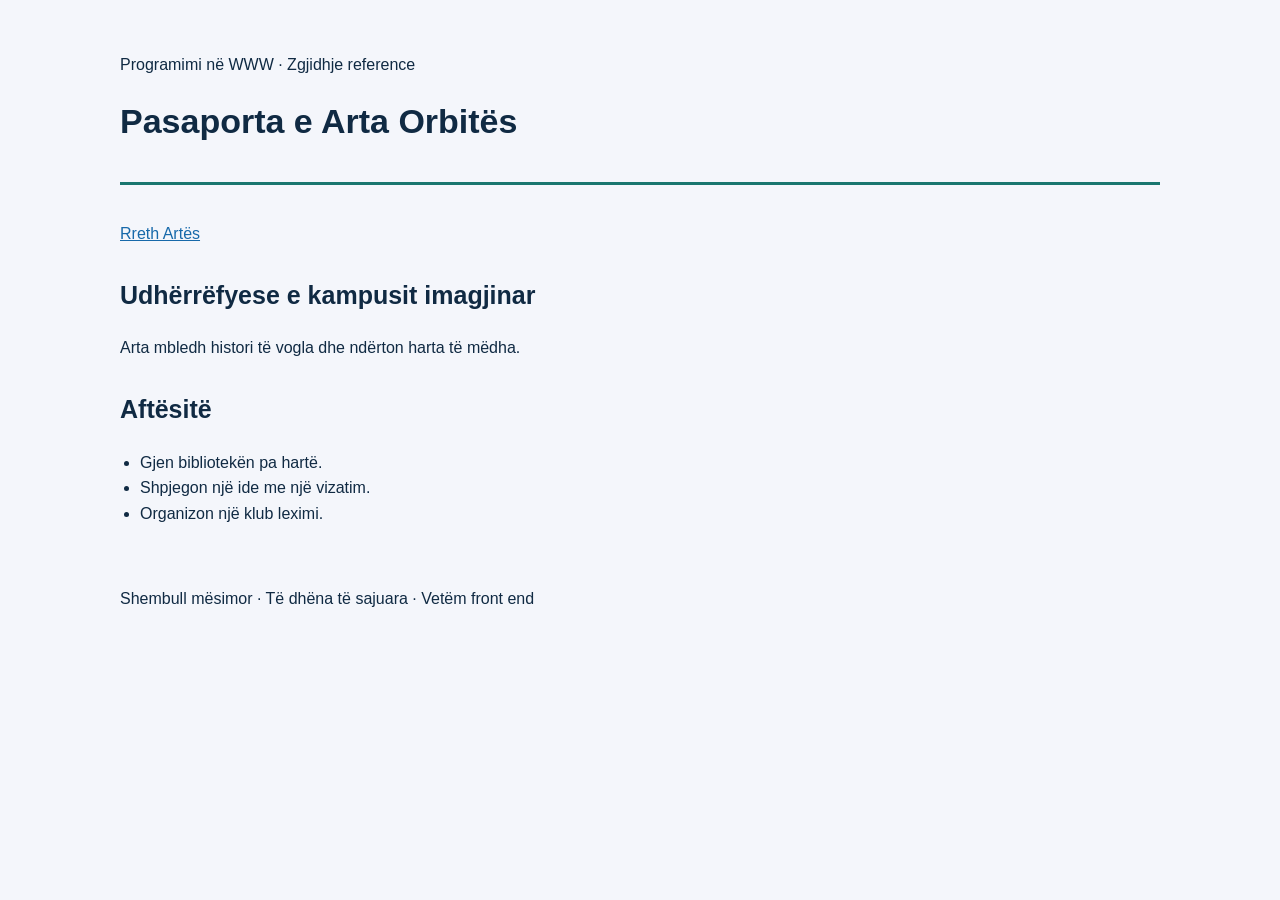
<file: JavaI/index.html>
<!DOCTYPE html>
<html lang="sq">
<head>
    <meta charset="UTF-8">
    <meta name="viewport" content="width=device-width, initial-scale=1.0">
    <title>Pasaporta e Arta Orbitës</title>
    <link rel="stylesheet" href="style.css">
</head>
<body>

    <p>Programimi në WWW · Zgjidhje reference</p>

    <h1>Pasaporta e Arta Orbitës</h1>

    <p>
        <a href="rreth.html">Rreth Artës</a>
    </p>

    <h2>Udhërrëfyese e kampusit imagjinar</h2>

    <p>
        Arta mbledh histori të vogla dhe ndërton harta të mëdha.
    </p>

    <h2>Aftësitë</h2>

    <ul>
        <li>Gjen bibliotekën pa hartë.</li>
        <li>Shpjegon një ide me një vizatim.</li>
        <li>Organizon një klub leximi.</li>
    </ul>

    <p>
        Shembull mësimor · Të dhëna të sajuara · Vetëm front end
    </p>

</body>
</html>
</file>
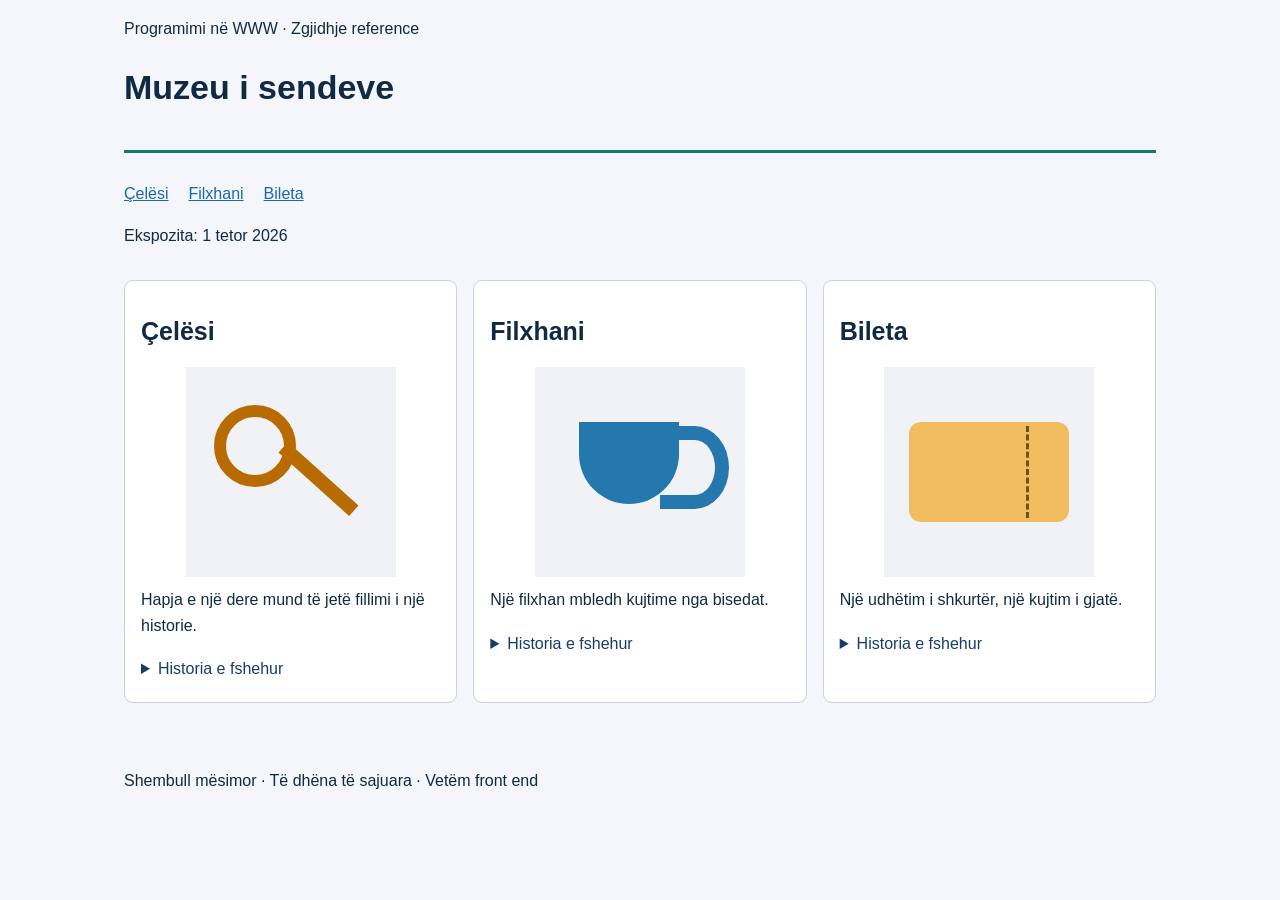
<file: JavaII/index.html>
<!DOCTYPE html>
<html lang="sq">
<head>
    <meta charset="UTF-8">
    <meta name="viewport" content="width=device-width, initial-scale=1.0">
    <title>Muzeu i sendeve</title>
    <link rel="stylesheet" href="style.css">
</head>
<body>

    <p>Programimi në WWW · Zgjidhje reference</p>

    <h1>Muzeu i sendeve</h1>

    <nav>
        <a href="#celesi">Çelësi</a>
        <a href="#filxhani">Filxhani</a>
        <a href="#bileta">Bileta</a>
    </nav>

    <p>Ekspozita: 1 tetor 2026</p>

    <main>

        <section class="card" id="celesi">
            <h2>Çelësi</h2>

            <div class="object key">
                <div class="key-circle"></div>
                <div class="key-line"></div>
            </div>

            <p>Hapja e një dere mund të jetë fillimi i një historie.</p>

            <details>
                <summary>Historia e fshehur</summary>
                <p>Ky çelës ruan kujtimin e një vendi të vjetër.</p>
            </details>
        </section>

        <section class="card" id="filxhani">
            <h2>Filxhani</h2>

            <div class="object cup">
                <div class="cup-body"></div>
                <div class="cup-handle"></div>
            </div>

            <p>Një filxhan mbledh kujtime nga bisedat.</p>

            <details>
                <summary>Historia e fshehur</summary>
                <p>Ky filxhan ka qenë pjesë e shumë mëngjeseve.</p>
            </details>
        </section>

        <section class="card" id="bileta">
            <h2>Bileta</h2>

            <div class="object ticket">
                <div class="ticket-shape"></div>
            </div>

            <p>Një udhëtim i shkurtër, një kujtim i gjatë.</p>

            <details>
                <summary>Historia e fshehur</summary>
                <p>Kjo biletë ruan kujtimin e një udhëtimi të veçantë.</p>
            </details>
        </section>

    </main>

    <p class="footer">
        Shembull mësimor · Të dhëna të sajuara · Vetëm front end
    </p>

</body>
</html>
</file>
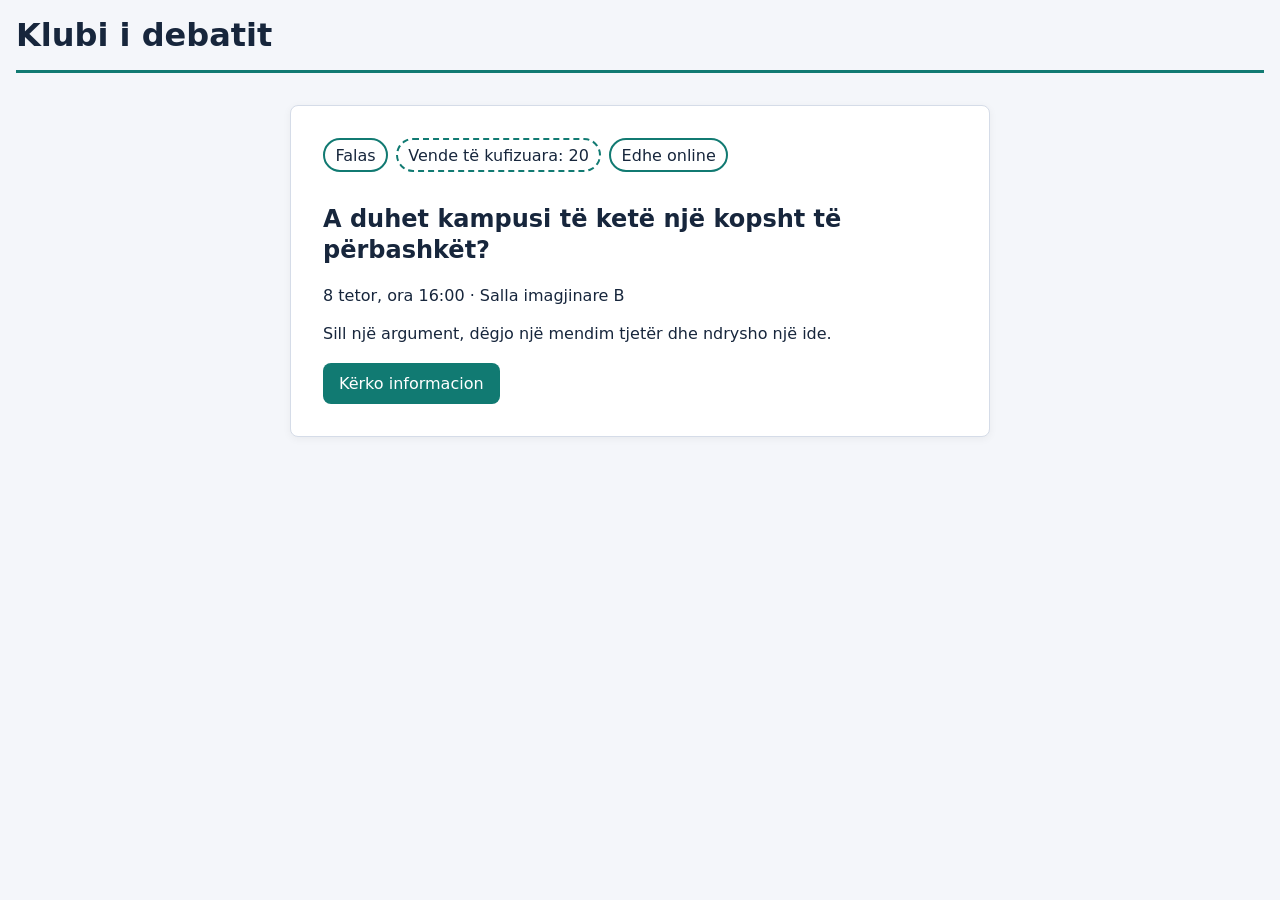
<file: JavaIII/index.html>
<!doctype html>
<html lang="sq">
<head>
  <meta charset="utf-8">
  <meta name="viewport" content="width=device-width, initial-scale=1">
  <title>Klubi i debatit</title>

  <link rel="stylesheet" href="style.css">
  <link rel="stylesheet" href="gabime.css">
</head>

<body>

  <header>
    <h1>Klubi i debatit</h1>
  </header>

  <main>
    <article id="poster" class="poster">

      <div class="tags">
        <span class="tag tag-free">Falas</span>
        <span class="tag tag-limited">Vende të kufizuara: 20</span>
        <span class="tag tag-online">Edhe online</span>
      </div>

      <h2>A duhet kampusi të ketë një kopsht të përbashkët?</h2>

      <p class="event-info">
        8 tetor, ora 16:00 · Salla imagjinare B
      </p>

      <p class="description">
        Sill një argument, dëgjo një mendim tjetër dhe ndrysho një ide.
      </p>

      <a class="register-link" href="https://example.com">
        Kërko informacion
      </a>

    </article>
  </main>

</body>
</html>
</file>
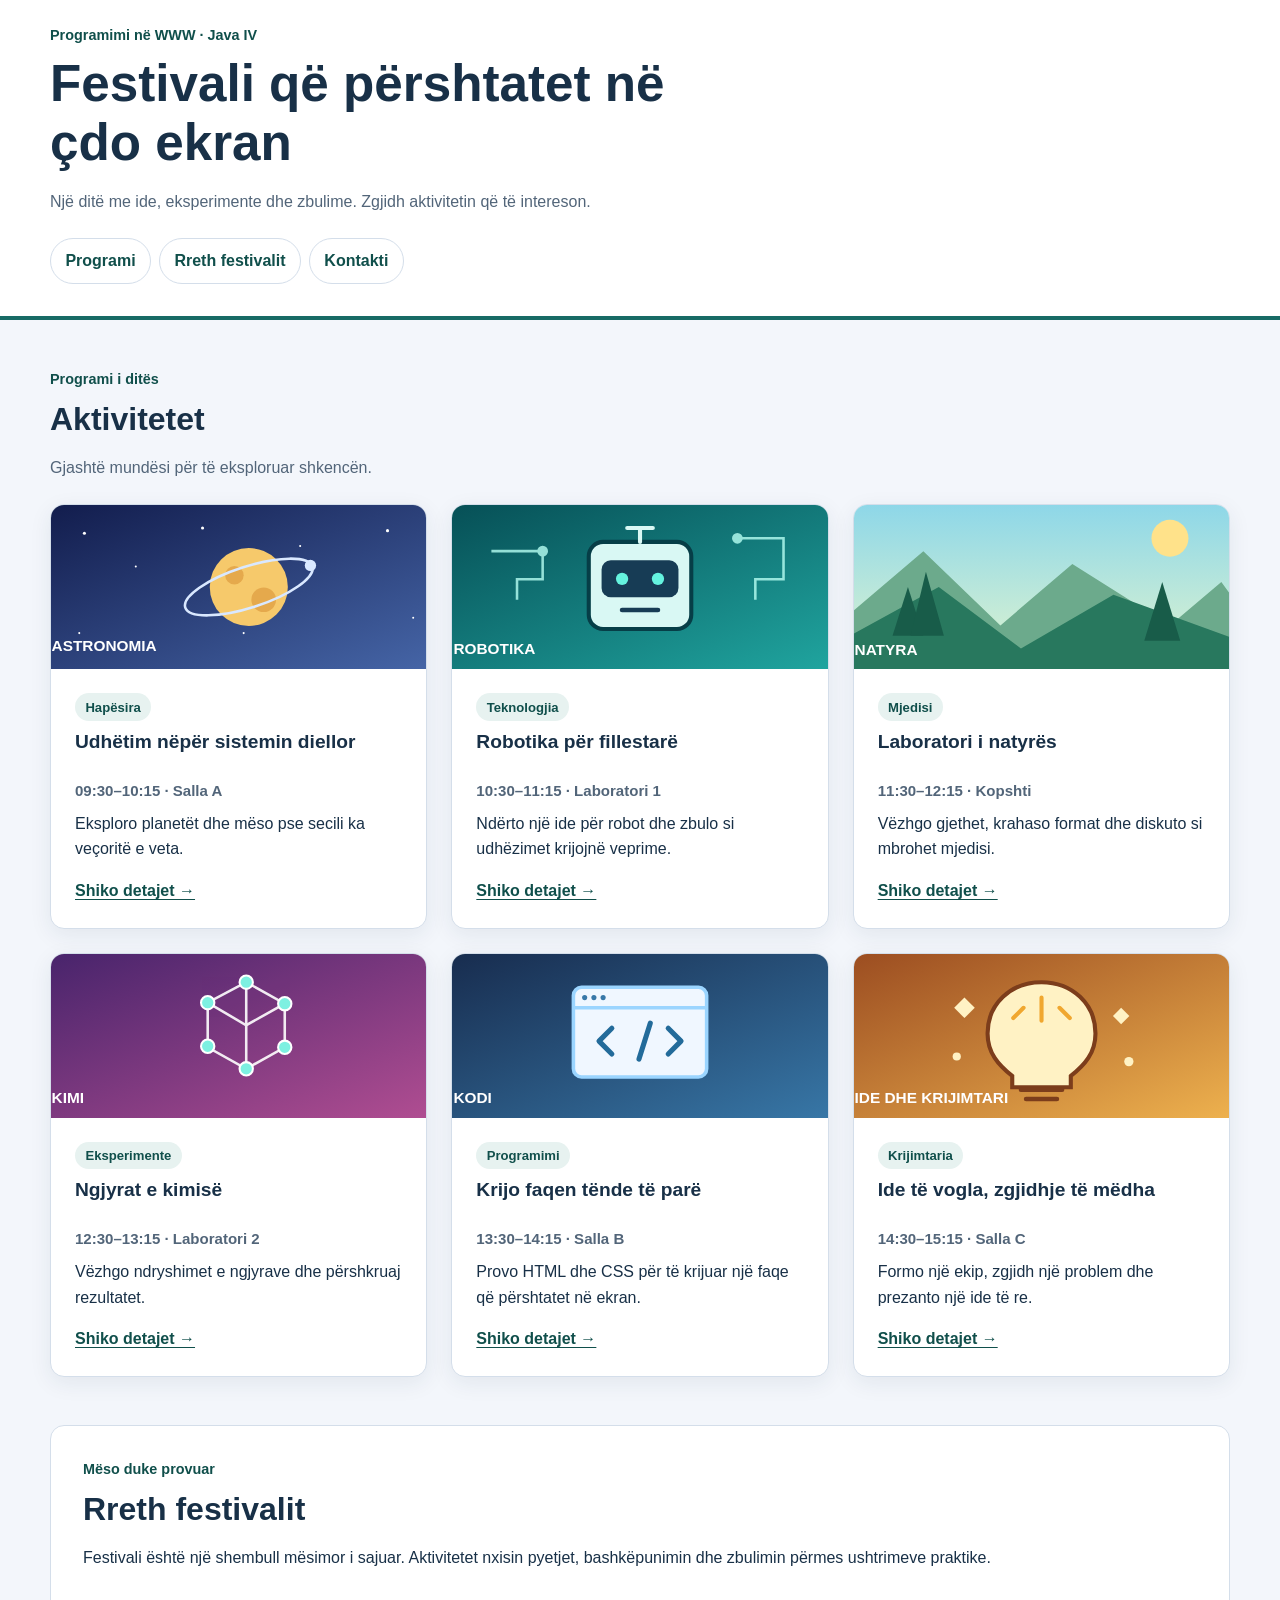
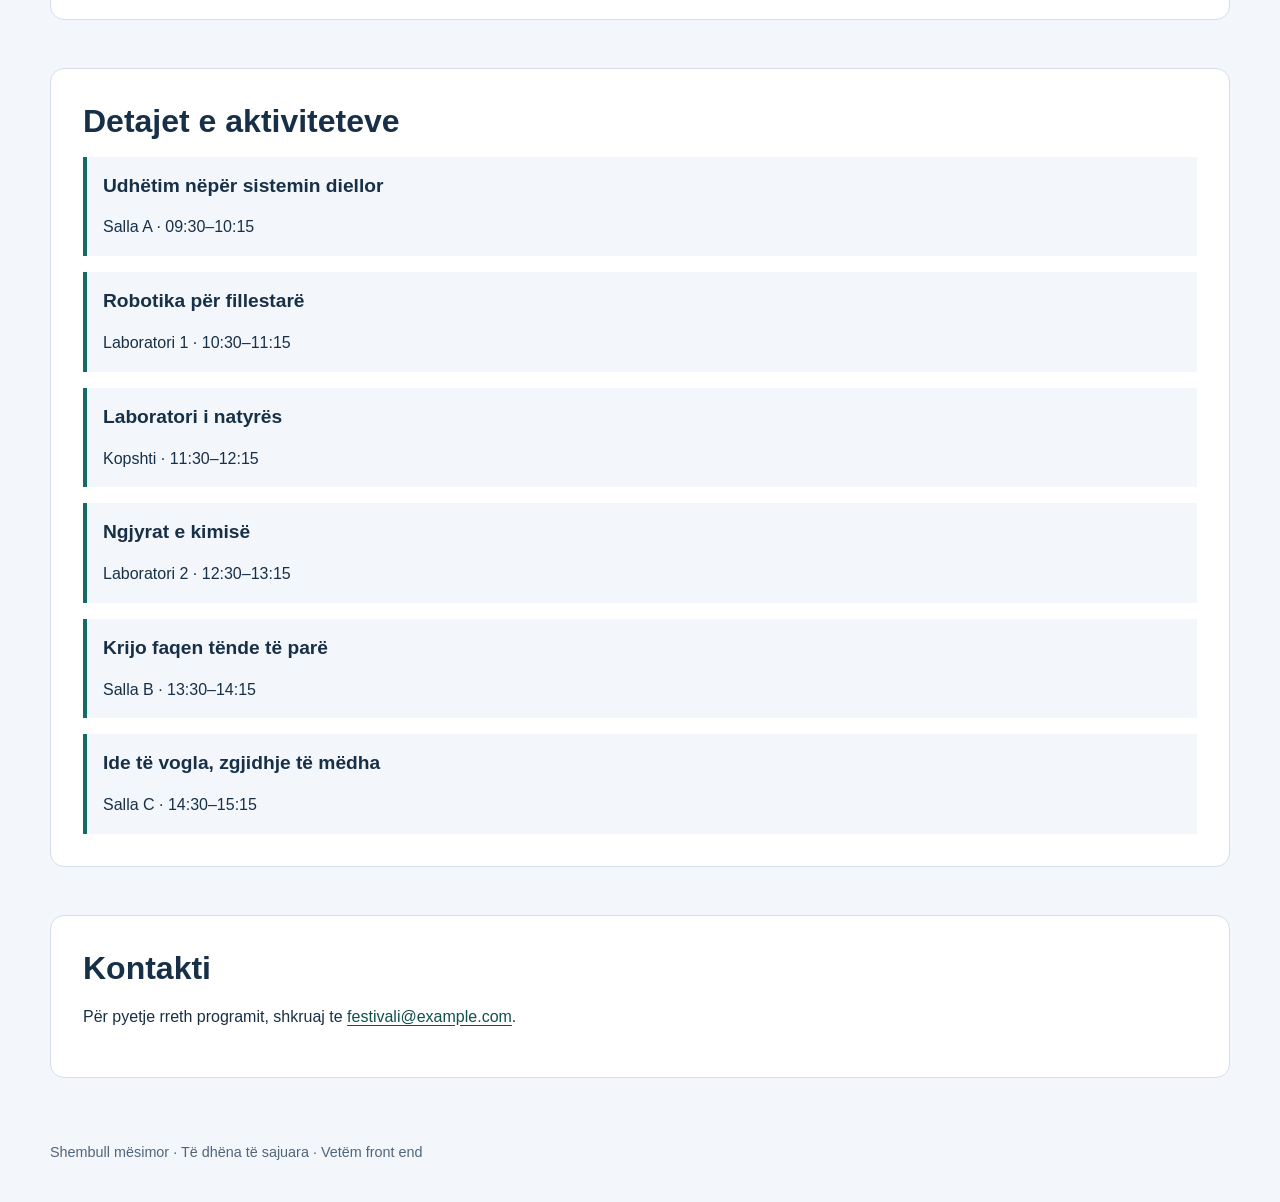
<file: JavaIV/index.html>
<!doctype html>
<html lang="sq">
<head>
  <meta charset="UTF-8">
  <meta name="viewport" content="width=device-width, initial-scale=1">
  <meta name="description" content="Programi i festivalit shkencor për çdo ekran.">
  <title>Festivali që përshtatet në çdo ekran</title>
  <link rel="stylesheet" href="style.css">
</head>
<body>
  <a class="skip" href="#main">Kalo te përmbajtja</a>

  <header class="site-header">
    <div class="header-inner">
      <p class="eyebrow">Programimi në WWW · Java IV</p>
      <h1>Festivali që përshtatet në çdo ekran</h1>
      <p class="intro">
        Një ditë me ide, eksperimente dhe zbulime.
        Zgjidh aktivitetin që të intereson.
      </p>

      <nav class="main-nav" aria-label="Navigimi kryesor">
        <a href="#programi">Programi</a>
        <a href="#rreth-festivalit">Rreth festivalit</a>
        <a href="#kontakt">Kontakti</a>
      </nav>
    </div>
  </header>

  <main id="main" class="page-content">
    <section id="programi" aria-labelledby="program-title">
      <div class="section-heading">
        <p class="eyebrow">Programi i ditës</p>
        <h2 id="program-title">Aktivitetet</h2>
        <p>Gjashtë mundësi për të eksploruar shkencën.</p>
      </div>

      <div class="event-grid">
        <article class="event-card">
          <img class="event-image" src="assets/astronomia.svg"
               alt="Ilustrim i një planeti dhe yjeve">
          <div class="card-content">
            <p class="category">Hapësira</p>
            <h3>Udhëtim nëpër sistemin diellor</h3>
            <p class="schedule">09:30–10:15 · Salla A</p>
            <p>Eksploro planetët dhe mëso pse secili ka veçoritë e veta.</p>
            <a class="details-link" href="#detaje-astronomia">Shiko detajet →</a>
          </div>
        </article>

        <article class="event-card">
          <img class="event-image" src="assets/robotika.svg"
               alt="Ilustrim i një roboti">
          <div class="card-content">
            <p class="category">Teknologjia</p>
            <h3>Robotika për fillestarë</h3>
            <p class="schedule">10:30–11:15 · Laboratori 1</p>
            <p>Ndërto një ide për robot dhe zbulo si udhëzimet krijojnë veprime.</p>
            <a class="details-link" href="#detaje-robotika">Shiko detajet →</a>
          </div>
        </article>

        <article class="event-card">
          <img class="event-image" src="assets/natyra.svg"
               alt="Ilustrim i një bime dhe gjethesh">
          <div class="card-content">
            <p class="category">Mjedisi</p>
            <h3>Laboratori i natyrës</h3>
            <p class="schedule">11:30–12:15 · Kopshti</p>
            <p>Vëzhgo gjethet, krahaso format dhe diskuto si mbrohet mjedisi.</p>
            <a class="details-link" href="#detaje-natyra">Shiko detajet →</a>
          </div>
        </article>

        <article class="event-card">
          <img class="event-image" src="assets/kimi.svg"
               alt="Ilustrim i epruvetave laboratorike">
          <div class="card-content">
            <p class="category">Eksperimente</p>
            <h3>Ngjyrat e kimisë</h3>
            <p class="schedule">12:30–13:15 · Laboratori 2</p>
            <p>Vëzhgo ndryshimet e ngjyrave dhe përshkruaj rezultatet.</p>
            <a class="details-link" href="#detaje-kimi">Shiko detajet →</a>
          </div>
        </article>

        <article class="event-card">
          <img class="event-image" src="assets/kodi.svg"
               alt="Ilustrim i një ekrani me simbole kodi">
          <div class="card-content">
            <p class="category">Programimi</p>
            <h3>Krijo faqen tënde të parë</h3>
            <p class="schedule">13:30–14:15 · Salla B</p>
            <p>Provo HTML dhe CSS për të krijuar një faqe që përshtatet në ekran.</p>
            <a class="details-link" href="#detaje-kodi">Shiko detajet →</a>
          </div>
        </article>

        <article class="event-card">
          <img class="event-image" src="assets/ide.svg"
               alt="Ilustrim i një llambe që simbolizon idetë">
          <div class="card-content">
            <p class="category">Krijimtaria</p>
            <h3>Ide të vogla, zgjidhje të mëdha</h3>
            <p class="schedule">14:30–15:15 · Salla C</p>
            <p>Formo një ekip, zgjidh një problem dhe prezanto një ide të re.</p>
            <a class="details-link" href="#detaje-ide">Shiko detajet →</a>
          </div>
        </article>
      </div>
    </section>

    <section id="rreth-festivalit" class="info-section">
      <p class="eyebrow">Mëso duke provuar</p>
      <h2>Rreth festivalit</h2>
      <p>
        Festivali është një shembull mësimor i sajuar.
        Aktivitetet nxisin pyetjet, bashkëpunimin dhe zbulimin
        përmes ushtrimeve praktike.
      </p>
    </section>

    <section class="info-section" aria-labelledby="details-title">
      <h2 id="details-title">Detajet e aktiviteteve</h2>

      <div class="details-list">
        <article id="detaje-astronomia">
          <h3>Udhëtim nëpër sistemin diellor</h3>
          <p>Salla A · 09:30–10:15</p>
        </article>
        <article id="detaje-robotika">
          <h3>Robotika për fillestarë</h3>
          <p>Laboratori 1 · 10:30–11:15</p>
        </article>
        <article id="detaje-natyra">
          <h3>Laboratori i natyrës</h3>
          <p>Kopshti · 11:30–12:15</p>
        </article>
        <article id="detaje-kimi">
          <h3>Ngjyrat e kimisë</h3>
          <p>Laboratori 2 · 12:30–13:15</p>
        </article>
        <article id="detaje-kodi">
          <h3>Krijo faqen tënde të parë</h3>
          <p>Salla B · 13:30–14:15</p>
        </article>
        <article id="detaje-ide">
          <h3>Ide të vogla, zgjidhje të mëdha</h3>
          <p>Salla C · 14:30–15:15</p>
        </article>
      </div>
    </section>

    <section id="kontakt" class="info-section">
      <h2>Kontakti</h2>
      <p>
        Për pyetje rreth programit, shkruaj te
        <a href="mailto:festivali@example.com">festivali@example.com</a>.
      </p>
    </section>
  </main>

  <footer class="site-footer">
    <p>Shembull mësimor · Të dhëna të sajuara · Vetëm front end</p>
  </footer>
</body>
</html>
</file>
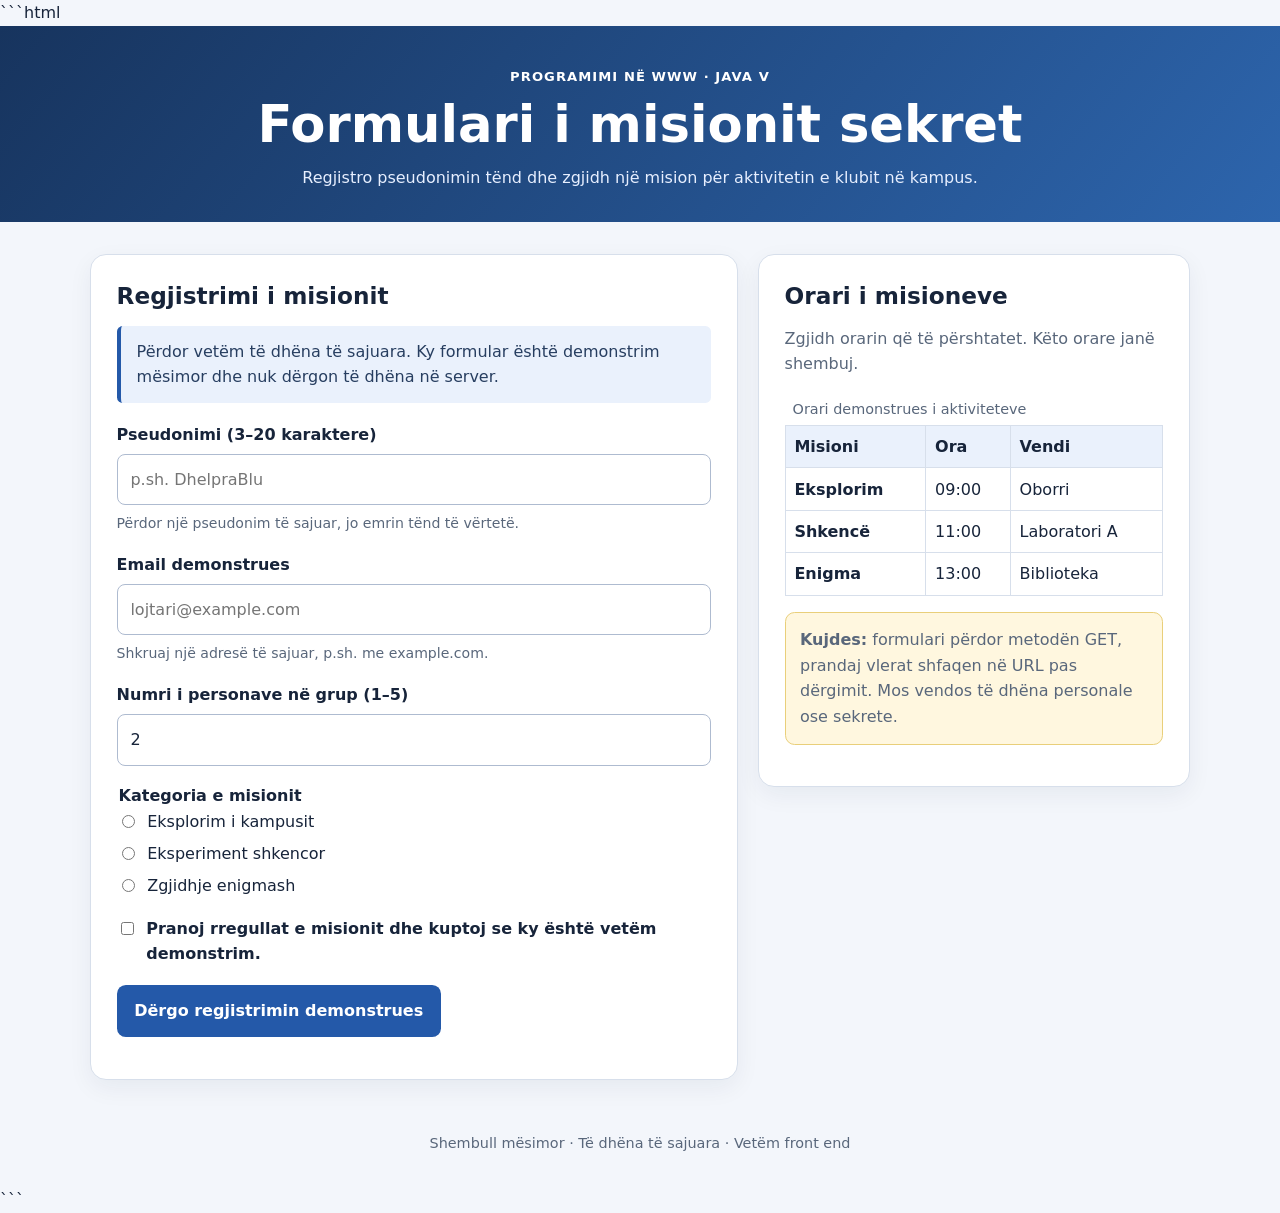
<file: JavaV/index.html>
```html
<!doctype html>
<html lang="sq">
<head>
  <meta charset="UTF-8">
  <meta name="viewport" content="width=device-width, initial-scale=1">
  <title>Formulari i misionit sekret</title>
  <link rel="stylesheet" href="style.css">
</head>
<body>
  <a class="skip" href="#main">Kalo te përmbajtja</a>

  <header class="site-header">
    <p class="eyebrow">Programimi në WWW · Java V</p>
    <h1>Formulari i misionit sekret</h1>
    <p class="intro">
      Regjistro pseudonimin tënd dhe zgjidh një mision
      për aktivitetin e klubit në kampus.
    </p>
  </header>

  <main id="main" class="layout">
    <section class="panel" aria-labelledby="form-title">
      <h2 id="form-title">Regjistrimi i misionit</h2>

      <p class="note">
        Përdor vetëm të dhëna të sajuara. Ky formular është
        demonstrim mësimor dhe nuk dërgon të dhëna në server.
      </p>

      <form action="pranuar.html" method="get">
        <div class="field">
          <label for="pseudonimi">
            Pseudonimi (3–20 karaktere)
          </label>
          <input
            id="pseudonimi"
            name="pseudonimi"
            type="text"
            minlength="3"
            maxlength="20"
            required
            autocomplete="off"
            placeholder="p.sh. DhelpraBlu"
          >
          <small>
            Përdor një pseudonim të sajuar, jo emrin tënd të vërtetë.
          </small>
        </div>

        <div class="field">
          <label for="email">Email demonstrues</label>
          <input
            id="email"
            name="email"
            type="email"
            required
            autocomplete="off"
            placeholder="lojtari@example.com"
          >
          <small>
            Shkruaj një adresë të sajuar, p.sh. me example.com.
          </small>
        </div>

        <div class="field">
          <label for="grupi">
            Numri i personave në grup (1–5)
          </label>
          <input
            id="grupi"
            name="grupi"
            type="number"
            min="1"
            max="5"
            step="1"
            required
            value="2"
          >
        </div>

        <fieldset class="field">
          <legend>Kategoria e misionit</legend>

          <label class="choice">
            <input
              type="radio"
              name="kategoria"
              value="Eksplorim"
              required
            >
            Eksplorim i kampusit
          </label>

          <label class="choice">
            <input
              type="radio"
              name="kategoria"
              value="Shkencë"
            >
            Eksperiment shkencor
          </label>

          <label class="choice">
            <input
              type="radio"
              name="kategoria"
              value="Enigma"
            >
            Zgjidhje enigmash
          </label>
        </fieldset>

        <div class="field">
          <label class="choice rules">
            <input
              type="checkbox"
              name="rregullat"
              value="pranuar"
              required
            >
            Pranoj rregullat e misionit dhe kuptoj se ky
            është vetëm demonstrim.
          </label>
        </div>

        <button type="submit">
          Dërgo regjistrimin demonstrues
        </button>
      </form>
    </section>

    <aside class="panel schedule" aria-labelledby="schedule-title">
      <h2 id="schedule-title">Orari i misioneve</h2>
      <p>Zgjidh orarin që të përshtatet. Këto orare janë shembuj.</p>

      <table>
        <caption>Orari demonstrues i aktiviteteve</caption>
        <thead>
          <tr>
            <th scope="col">Misioni</th>
            <th scope="col">Ora</th>
            <th scope="col">Vendi</th>
          </tr>
        </thead>
        <tbody>
          <tr>
            <th scope="row">Eksplorim</th>
            <td>09:00</td>
            <td>Oborri</td>
          </tr>
          <tr>
            <th scope="row">Shkencë</th>
            <td>11:00</td>
            <td>Laboratori A</td>
          </tr>
          <tr>
            <th scope="row">Enigma</th>
            <td>13:00</td>
            <td>Biblioteka</td>
          </tr>
        </tbody>
      </table>

      <p class="privacy">
        <strong>Kujdes:</strong> formulari përdor metodën GET,
        prandaj vlerat shfaqen në URL pas dërgimit.
        Mos vendos të dhëna personale ose sekrete.
      </p>
    </aside>
  </main>

  <footer>
    Shembull mësimor · Të dhëna të sajuara · Vetëm front end
  </footer>
</body>
</html>
```
</file>
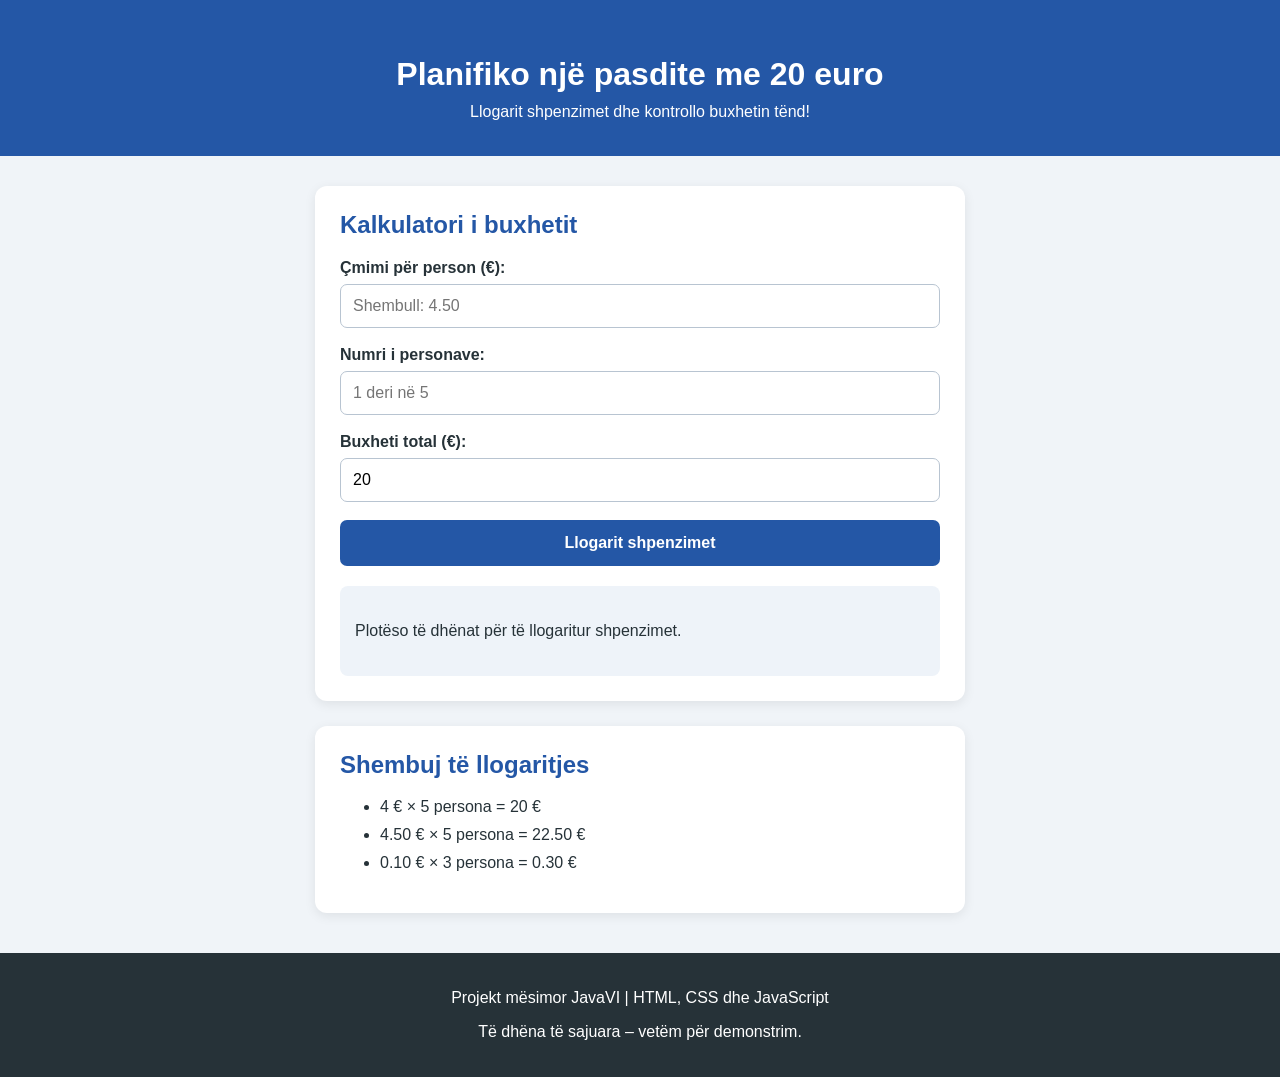
<file: JavaVI/index.html>
<!DOCTYPE html>
<html lang="sq">
<head>
    <meta charset="UTF-8">
    <meta name="viewport" content="width=device-width, initial-scale=1.0">
    <title>Planifiko një pasdite me 20 euro</title>
    <link rel="stylesheet" href="style.css">
    <script type="module" src="logjika.js"></script>
</head>
<body>

    <header>
        <h1>Planifiko një pasdite me 20 euro</h1>
        <p>Llogarit shpenzimet dhe kontrollo buxhetin tënd!</p>
    </header>

    <main>
        <section class="kalkulatori">
            <h2>Kalkulatori i buxhetit</h2>

            <form id="forma">
                <div class="fusha">
                    <label for="cmimi">Çmimi për person (€):</label>
                    <input
                        type="number"
                        id="cmimi"
                        min="0"
                        step="any"
                        placeholder="Shembull: 4.50"
                        required
                    >
                </div>

                <div class="fusha">
                    <label for="persona">Numri i personave:</label>
                    <input
                        type="number"
                        id="persona"
                        min="1"
                        max="5"
                        step="1"
                        placeholder="1 deri në 5"
                        required
                    >
                </div>

                <div class="fusha">
                    <label for="buxheti">Buxheti total (€):</label>
                    <input
                        type="number"
                        id="buxheti"
                        min="0"
                        step="any"
                        value="20"
                        required
                    >
                </div>

                <button type="submit">Llogarit shpenzimet</button>
            </form>

            <div id="rezultati" class="rezultati" aria-live="polite">
                <p>Plotëso të dhënat për të llogaritur shpenzimet.</p>
            </div>
        </section>

        <section class="shembuj">
            <h2>Shembuj të llogaritjes</h2>

            <ul>
                <li>4 € × 5 persona = 20 €</li>
                <li>4.50 € × 5 persona = 22.50 €</li>
                <li>0.10 € × 3 persona = 0.30 €</li>
            </ul>
        </section>
    </main>

    <footer>
        <p>Projekt mësimor JavaVI | HTML, CSS dhe JavaScript</p>
        <p>Të dhëna të sajuara – vetëm për demonstrim.</p>
    </footer>

</body>
</html>
</file>
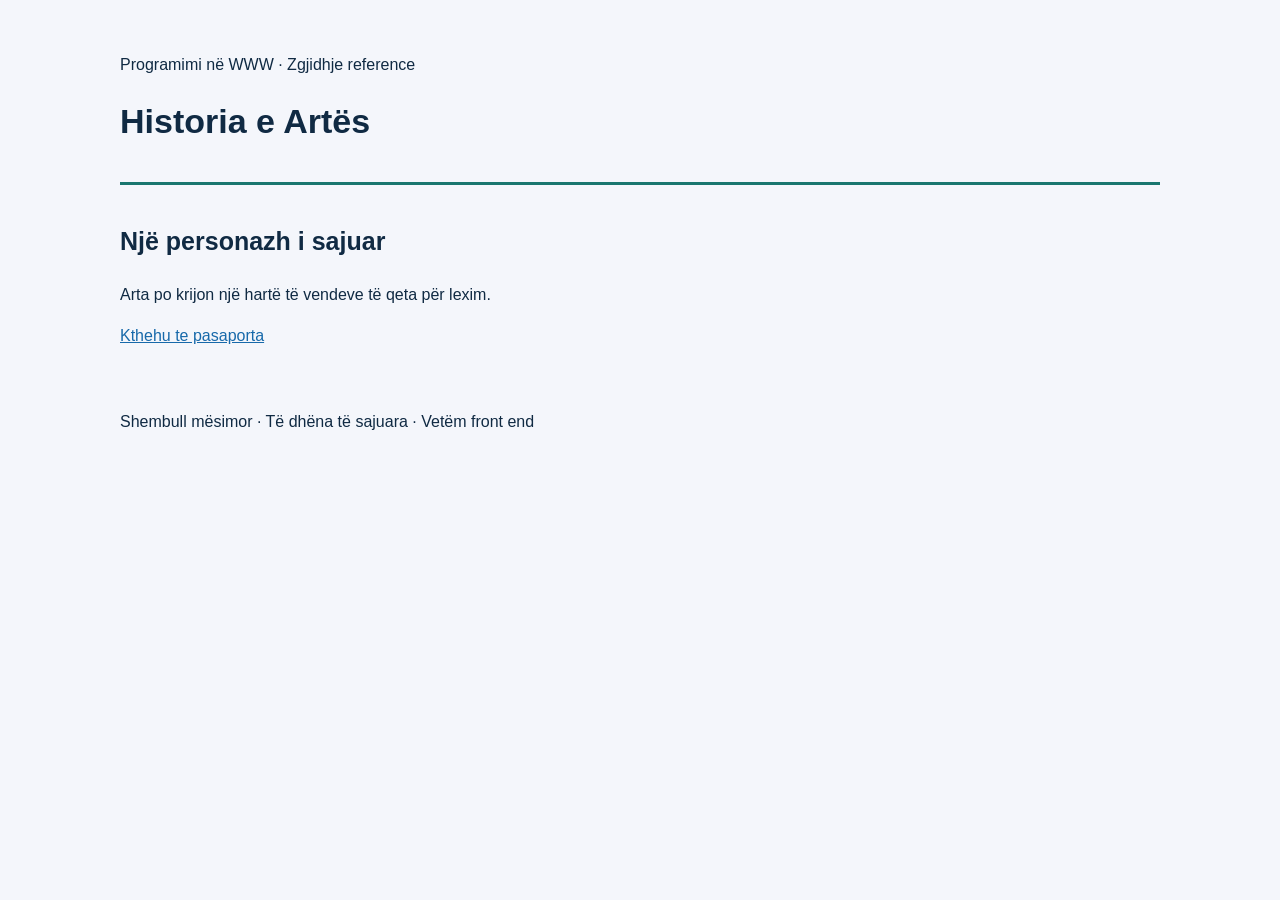
<file: JavaI/rreth.html>
<!DOCTYPE html>
<html lang="sq">
<head>
    <meta charset="UTF-8">
    <meta name="viewport" content="width=device-width, initial-scale=1.0">
    <title>Historia e Artës</title>
    <link rel="stylesheet" href="style.css">
</head>
<body>

    <p>Programimi në WWW · Zgjidhje reference</p>

    <h1>Historia e Artës</h1>

    <h2>Një personazh i sajuar</h2>

    <p>
        Arta po krijon një hartë të vendeve të qeta për lexim.
    </p>

    <p>
        <a href="index.html">Kthehu te pasaporta</a>
    </p>

    <p>
        Shembull mësimor · Të dhëna të sajuara · Vetëm front end
    </p>

</body>
</html>
</file>
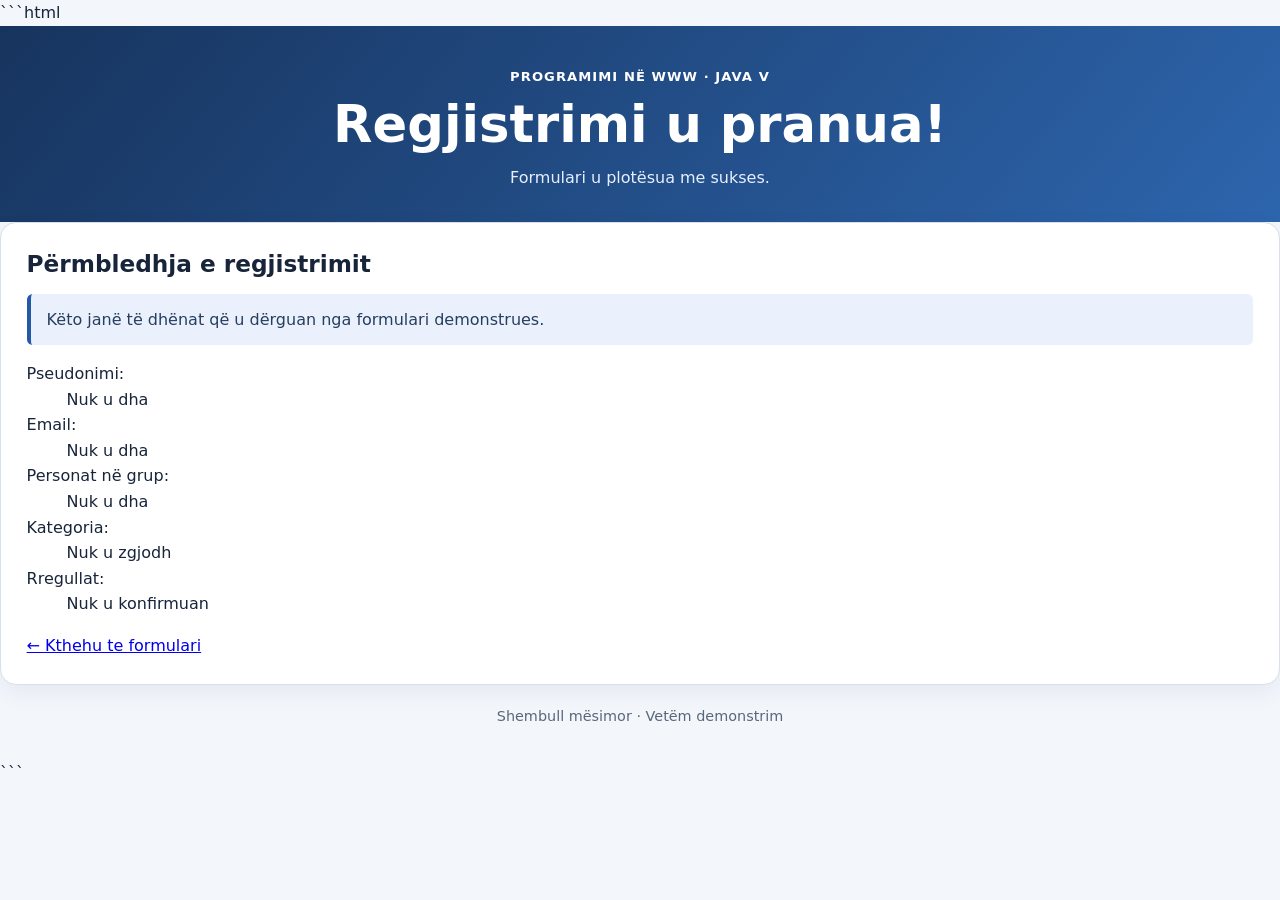
<file: JavaV/pranuar.html>
```html
<!DOCTYPE html>
<html lang="sq">
<head>
    <meta charset="UTF-8">
    <meta name="viewport" content="width=device-width, initial-scale=1.0">
    <title>Regjistrimi u pranua</title>
    <link rel="stylesheet" href="style.css">
</head>
<body>

    <header class="site-header">
        <p class="eyebrow">Programimi në WWW · Java V</p>
        <h1>Regjistrimi u pranua!</h1>
        <p class="intro">
            Formulari u plotësua me sukses.
        </p>
    </header>

    <main class="panel result">
        <h2>Përmbledhja e regjistrimit</h2>

        <p class="note">
            Këto janë të dhënat që u dërguan nga formulari demonstrues.
        </p>

        <dl class="result-list">
            <dt>Pseudonimi:</dt>
            <dd id="pseudonimi">—</dd>

            <dt>Email:</dt>
            <dd id="email">—</dd>

            <dt>Personat në grup:</dt>
            <dd id="grupi">—</dd>

            <dt>Kategoria:</dt>
            <dd id="kategoria">—</dd>

            <dt>Rregullat:</dt>
            <dd id="rregullat">—</dd>
        </dl>

        <a class="back-link" href="index.html">
            ← Kthehu te formulari
        </a>
    </main>

    <footer>
        Shembull mësimor · Vetëm demonstrim
    </footer>

    <script>
        const params = new URLSearchParams(window.location.search);

        document.getElementById("pseudonimi").textContent =
            params.get("pseudonimi") || "Nuk u dha";

        document.getElementById("email").textContent =
            params.get("email") || "Nuk u dha";

        document.getElementById("grupi").textContent =
            params.get("grupi") || "Nuk u dha";

        document.getElementById("kategoria").textContent =
            params.get("kategoria") || "Nuk u zgjodh";

        document.getElementById("rregullat").textContent =
            params.get("rregullat") === "pranuar"
                ? "Pranuar"
                : "Nuk u konfirmuan";
    </script>

</body>
</html>
```
</file>
<file: JavaI/style.css>
body {
    margin: 0;
    padding: 36px 26px;
    background-color: #f4f6fb;
    color: #102a43;
    font-family: Arial, sans-serif;
    line-height: 1.6;
}

body > * {
    max-width: 1040px;
    margin-left: auto;
    margin-right: auto;
}

h1 {
    font-size: 34px;
    margin-top: 0;
    margin-bottom: 36px;
    border-bottom: 3px solid #19766f;
    padding-bottom: 34px;
}

h2 {
    font-size: 25px;
    margin-top: 28px;
}

a {
    color: #1769aa;
}

ul {
    padding-left: 40px;
}

body > p:last-child {
    margin-top: 60px;
}
</file>
<file: JavaII/style.css>
body {
    margin: 0;
    padding: 0 21px;
    background-color: #f4f6fb;
    color: #102a43;
    font-family: Arial, sans-serif;
    line-height: 1.6;
}

body > * {
    max-width: 1032px;
    margin-left: auto;
    margin-right: auto;
}

h1 {
    font-size: 34px;
    margin-top: 18px;
    margin-bottom: 28px;
    padding-bottom: 36px;
    border-bottom: 3px solid #19766f;
}

nav {
    display: flex;
    gap: 20px;
    margin-top: 24px;
    margin-bottom: 16px;
}

a {
    color: #1769aa;
}

main {
    display: grid;
    grid-template-columns: repeat(3, 1fr);
    gap: 16px;
    margin-top: 32px;
}

.card {
    background-color: white;
    border: 1px solid #c7d3e0;
    border-radius: 9px;
    padding: 20px 16px;
    min-height: 365px;
}

.card h2 {
    font-size: 25px;
    margin-top: 10px;
    margin-bottom: 16px;
}

.card > p {
    margin-top: 8px;
}

.object {
    width: 210px;
    height: 210px;
    background-color: #f0f2f5;
    margin: 10px auto;
    position: relative;
    overflow: hidden;
}

/* Çelësi */
.key-circle {
    position: absolute;
    width: 58px;
    height: 58px;
    border: 12px solid #b76b00;
    border-radius: 50%;
    left: 28px;
    top: 38px;
}

.key-line {
    position: absolute;
    width: 95px;
    height: 14px;
    background-color: #b76b00;
    transform: rotate(42deg);
    left: 85px;
    top: 105px;
}

/* Filxhani */
.cup-body {
    position: absolute;
    width: 100px;
    height: 82px;
    background-color: #2478ad;
    left: 44px;
    top: 55px;
    border-radius: 0 0 55px 55px;
}

.cup-handle {
    position: absolute;
    width: 55px;
    height: 55px;
    border: 14px solid #2478ad;
    border-left: 0;
    border-radius: 0 50% 50% 0;
    left: 125px;
    top: 59px;
}

/* Bileta */
.ticket-shape {
    position: absolute;
    width: 160px;
    height: 100px;
    background-color: #f2bd5f;
    border-radius: 12px;
    left: 25px;
    top: 55px;
}

.ticket-shape::after {
    content: "";
    position: absolute;
    height: 92px;
    border-left: 3px dashed #75510d;
    right: 40px;
    top: 4px;
}

details {
    margin-top: 18px;
}

summary {
    cursor: pointer;
    color: #153d67;
}

.footer {
    margin-top: 65px;
    margin-bottom: 12px;
}

@media (max-width: 800px) {
    main {
        grid-template-columns: 1fr;
    }
}
</file>
<file: JavaIII/style.css>
:root {
  --color-primary: #117a72;
  --color-dark: #17263c;
  --color-background: #f4f6fa;
  --color-white: #ffffff;
  --color-border: #d5dce8;

  --space-small: 0.5rem;
  --space-medium: 1rem;
  --space-large: 2rem;

  --radius: 0.5rem;
}

* {
  box-sizing: border-box;
}

body {
  font-family: system-ui, Arial, sans-serif;
  margin: 0;
  padding: 1rem;
  background: var(--color-background);
  color: var(--color-dark);
}

header {
  border-bottom: 3px solid var(--color-primary);
  margin-bottom: var(--space-large);
}

header h1 {
  margin: 0 0 1rem;
}

main {
  display: flex;
  justify-content: center;
}

.poster {
  width: 100%;
  max-width: 700px;
  padding: var(--space-large);
  background: var(--color-white);
  border: 1px solid var(--color-border);
  border-radius: var(--radius);
  box-shadow: 0 2px 8px rgba(0, 0, 0, 0.05);
}

.tags {
  display: flex;
  flex-wrap: wrap;
  gap: var(--space-small);
  margin-bottom: var(--space-large);
}

.tag {
  display: inline-block;
  padding: 0.35rem 0.65rem;
  border: 2px solid var(--color-primary);
  border-radius: 999px;
}

.tag-limited {
  border-style: dashed;
}

.poster h2 {
  margin-top: 0;
  line-height: 1.3;
}

.event-info {
  margin-bottom: var(--space-medium);
}

.description {
  line-height: 1.6;
}

.register-link {
  display: inline-block;
  padding: 0.7rem 1rem;
  background: var(--color-primary);
  color: var(--color-white);
  text-decoration: none;
  border-radius: var(--radius);
}

.register-link:hover {
  opacity: 0.85;
}

.register-link:focus-visible {
  outline: 3px solid #17263c;
  outline-offset: 4px;
}
</file>
<file: JavaIII/gabime.css>
/* 
  DIAGNOZA:
  #poster është më specifik se .poster,
  prandaj rregullat e #poster fitojnë në kaskadë.

  width: 700px mund të shkaktojë overflow në ekrane të vogla.
*/

#poster {
  color: #17263c;
  background: #ffffff;
  width: 100%;
  max-width: 700px;
  padding: 2rem;
}

.poster {
  color: #17263c;
  width: 100%;
}
</file>
<file: JavaIV/style.css>
:root {
  --page: #f3f6fb;
  --surface: #ffffff;
  --text: #183047;
  --muted: #526579;
  --primary: #176b65;
  --primary-dark: #104f4b;
  --border: #d4deea;
  --soft: #e7f2f0;

  --space-1: 0.5rem;
  --space-2: 1rem;
  --space-3: 1.5rem;
  --space-4: 2rem;
  --space-5: 3rem;

  --content-width: 1180px;
  --radius: 14px;
}

* {
  box-sizing: border-box;
}

html {
  scroll-behavior: smooth;
  scroll-padding-top: 1rem;
}

body {
  margin: 0;
  background: var(--page);
  color: var(--text);
  font-family: Arial, sans-serif;
  line-height: 1.6;
}

a {
  color: var(--primary-dark);
  text-underline-offset: 0.2em;
  overflow-wrap: anywhere;
}

a:focus-visible {
  outline: 3px solid #d18a00;
  outline-offset: 4px;
}

img {
  display: block;
  max-width: 100%;
}

.skip {
  position: absolute;
  top: 0.5rem;
  left: 0.5rem;
  z-index: 10;
  padding: 0.7rem 1rem;
  background: var(--surface);
  border: 2px solid var(--primary);
  border-radius: 8px;
  transform: translateY(-150%);
}

.skip:focus {
  transform: translateY(0);
}

.site-header {
  background: var(--surface);
  border-bottom: 4px solid var(--primary);
}

.header-inner,
.page-content,
.site-footer {
  width: min(var(--content-width), calc(100% - 2rem));
  margin-inline: auto;
}

.header-inner {
  padding-block: var(--space-3) var(--space-4);
}

.eyebrow {
  margin: 0 0 var(--space-1);
  color: var(--primary-dark);
  font-size: 0.9rem;
  font-weight: 700;
}

h1,
h2,
h3,
p {
  overflow-wrap: anywhere;
}

h1 {
  max-width: 22ch;
  margin: 0 0 var(--space-2);
  font-size: clamp(2rem, 4vw, 3.2rem);
  line-height: 1.15;
}

h2 {
  margin: 0 0 var(--space-2);
  font-size: clamp(1.5rem, 2.5vw, 2rem);
  line-height: 1.25;
}

h3 {
  margin: 0 0 var(--space-2);
  font-size: 1.2rem;
  line-height: 1.35;
}

.intro {
  max-width: 65ch;
  margin: 0 0 var(--space-3);
  color: var(--muted);
}

.main-nav {
  display: flex;
  flex-wrap: wrap;
  gap: var(--space-1);
}

.main-nav a {
  display: inline-flex;
  align-items: center;
  min-height: 44px;
  padding: 0.55rem 0.9rem;
  border: 1px solid var(--border);
  border-radius: 999px;
  text-decoration: none;
  font-weight: 700;
}

.main-nav a:hover {
  background: var(--soft);
}

.page-content {
  padding-block: var(--space-5);
}

.section-heading {
  margin-bottom: var(--space-3);
}

.section-heading p:last-child {
  color: var(--muted);
}

.event-grid {
  display: grid;
  grid-template-columns: 1fr;
  gap: var(--space-3);
}

.event-card {
  min-width: 0;
  overflow: hidden;
  background: var(--surface);
  border: 1px solid var(--border);
  border-radius: var(--radius);
  box-shadow: 0 6px 22px rgb(24 48 71 / 8%);
}

.event-image {
  width: 100%;
  height: auto;
  aspect-ratio: 16 / 7;
  object-fit: cover;
  background: var(--soft);
}

.card-content {
  display: flex;
  flex-direction: column;
  align-items: flex-start;
  gap: var(--space-1);
  min-width: 0;
  padding: var(--space-3);
}

.card-content p {
  margin: 0;
}

.category {
  padding: 0.2rem 0.65rem;
  border-radius: 999px;
  background: var(--soft);
  color: var(--primary-dark);
  font-size: 0.82rem;
  font-weight: 700;
}

.schedule {
  color: var(--muted);
  font-size: 0.94rem;
  font-weight: 600;
}

.details-link {
  margin-top: var(--space-1);
  font-weight: 700;
}

.info-section {
  margin-top: var(--space-5);
  padding: var(--space-4);
  background: var(--surface);
  border: 1px solid var(--border);
  border-radius: var(--radius);
}

.details-list {
  display: grid;
  gap: var(--space-2);
}

.details-list article {
  min-width: 0;
  padding: var(--space-2);
  border-left: 4px solid var(--primary);
  background: var(--page);
  scroll-margin-top: 1rem;
}

.details-list p {
  margin-bottom: 0;
}

.site-footer {
  padding-block: 0 var(--space-3);
  color: var(--muted);
  font-size: 0.9rem;
}

/* 600–899 px: dy kolona */
@media (min-width: 600px) {
  .event-grid {
    grid-template-columns: repeat(2, minmax(0, 1fr));
  }
}

/* 900 px e lart: tri kolona */
@media (min-width: 900px) {
  .event-grid {
    grid-template-columns: repeat(3, minmax(0, 1fr));
  }
}
</file>
<file: JavaV/style.css>
```css
* {
  box-sizing: border-box;
}

:root {
  --ink: #17243a;
  --muted: #59677b;
  --paper: #f3f6fb;
  --panel: #ffffff;
  --line: #d7dfeb;
  --accent: #2459a9;
  --accent-dark: #17417f;
  --soft-blue: #eaf1fc;
  --warning-bg: #fff7df;
  --warning-line: #e9cf7a;
}

body {
  margin: 0;
  background: var(--paper);
  color: var(--ink);
  font-family: system-ui, Arial, sans-serif;
  line-height: 1.6;
}

.skip {
  position: absolute;
  left: -9999px;
  top: 0.5rem;
  z-index: 10;
  padding: 0.7rem 1rem;
  color: white;
  background: var(--accent-dark);
  border-radius: 0.5rem;
}

.skip:focus {
  left: 0.5rem;
}

.site-header {
  padding: 2.5rem 1rem 2rem;
  text-align: center;
  color: white;
  background: linear-gradient(130deg, #17345e, #2d65ad);
}

.site-header .eyebrow {
  margin: 0 0 0.5rem;
  font-weight: 700;
  letter-spacing: 0.08em;
  text-transform: uppercase;
  font-size: 0.82rem;
}

h1 {
  max-width: 850px;
  margin: 0 auto 0.7rem;
  line-height: 1.15;
  font-size: clamp(2rem, 5vw, 3.2rem);
  overflow-wrap: anywhere;
}

.intro {
  max-width: 680px;
  margin: 0 auto;
  color: #e7efff;
}

.layout {
  display: grid;
  grid-template-columns: minmax(0, 1.2fr) minmax(0, 0.8fr);
  gap: 1.25rem;
  width: min(1100px, calc(100% - 2rem));
  margin: 2rem auto;
  align-items: start;
}

.panel {
  min-width: 0;
  padding: clamp(1rem, 3vw, 1.6rem);
  background: var(--panel);
  border: 1px solid var(--line);
  border-radius: 1rem;
  box-shadow: 0 8px 24px rgb(20 42 75 / 6%);
}

h2 {
  margin: 0 0 0.65rem;
  font-size: 1.45rem;
  line-height: 1.25;
}

p {
  overflow-wrap: anywhere;
}

.note {
  padding: 0.8rem 1rem;
  background: var(--soft-blue);
  border-left: 4px solid var(--accent);
  border-radius: 0.35rem;
  color: #273e60;
}

form {
  display: grid;
  gap: 1.1rem;
  margin-top: 1.2rem;
}

.field {
  display: grid;
  gap: 0.4rem;
  min-width: 0;
  margin: 0;
  padding: 0;
  border: 0;
}

label,
legend {
  font-weight: 700;
}

input[type="text"],
input[type="email"],
input[type="number"] {
  width: 100%;
  min-width: 0;
  padding: 0.75rem 0.8rem;
  border: 1px solid #aebbd0;
  border-radius: 0.5rem;
  background: white;
  color: var(--ink);
  font: inherit;
}

input:focus-visible,
button:focus-visible,
a:focus-visible {
  outline: 3px solid #e6a629;
  outline-offset: 3px;
}

small {
  color: var(--muted);
  font-size: 0.88rem;
}

.choice {
  display: flex;
  align-items: flex-start;
  gap: 0.6rem;
  font-weight: 400;
}

.choice input {
  margin-top: 0.4rem;
  flex: 0 0 auto;
  accent-color: var(--accent);
}

.rules {
  font-weight: 600;
}

button {
  justify-self: start;
  max-width: 100%;
  padding: 0.85rem 1.1rem;
  border: 0;
  border-radius: 0.55rem;
  color: white;
  background: var(--accent);
  font: inherit;
  font-weight: 700;
  cursor: pointer;
}

button:hover {
  background: var(--accent-dark);
}

.schedule > p {
  color: var(--muted);
}

table {
  width: 100%;
  border-collapse: collapse;
  margin: 1rem 0;
  text-align: left;
}

caption {
  padding: 0.5rem;
  color: var(--muted);
  text-align: left;
  font-size: 0.9rem;
}

th,
td {
  padding: 0.7rem 0.55rem;
  border: 1px solid var(--line);
  overflow-wrap: anywhere;
}

thead {
  background: var(--soft-blue);
}

th {
  font-weight: 700;
}

.privacy {
  padding: 0.9rem;
  border: 1px solid var(--warning-line);
  border-radius: 0.6rem;
  background: var(--warning-bg);
  color: #5d4813;
}

footer {
  padding: 1.25rem 1rem 2rem;
  color: var(--muted);
  text-align: center;
  font-size: 0.9rem;
}

@media (max-width: 760px) {
  .layout {
    grid-template-columns: minmax(0, 1fr);
  }

  .site-header {
    padding-top: 2rem;
  }
}

@media (max-width: 420px) {
  .layout {
    width: calc(100% - 1rem);
    margin: 0.75rem auto;
  }

  .panel {
    padding: 1rem;
  }

  table {
    font-size: 0.88rem;
  }

  th,
  td {
    padding: 0.5rem 0.35rem;
  }
}
```
</file>
<file: JavaVI/style.css>
/* Rregullat bazë */
* {
    box-sizing: border-box;
}

body {
    font-family: Arial, sans-serif;
    margin: 0;
    padding: 0;
    background-color: #f0f4f8;
    color: #263238;
}

/* Header */
header {
    background-color: #2457a6;
    color: white;
    text-align: center;
    padding: 35px 15px;
}

header h1 {
    margin-bottom: 10px;
}

header p {
    margin: 0;
}

/* Përmbajtja kryesore */
main {
    width: 90%;
    max-width: 650px;
    margin: 30px auto;
}

/* Seksionet */
.kalkulatori,
.shembuj {
    background-color: white;
    padding: 25px;
    margin-bottom: 25px;
    border-radius: 12px;
    box-shadow: 0 3px 12px rgba(0, 0, 0, 0.08);
}

h2 {
    color: #2457a6;
    margin-top: 0;
}

/* Fushat e formularit */
.fusha {
    margin-bottom: 18px;
}

label {
    display: block;
    font-weight: bold;
    margin-bottom: 7px;
}

input {
    width: 100%;
    padding: 12px;
    border: 1px solid #b8c4d1;
    border-radius: 7px;
    font-size: 16px;
}

input:focus {
    outline: 2px solid #2457a6;
    border-color: #2457a6;
}

/* Butoni */
button {
    width: 100%;
    padding: 14px;
    background-color: #2457a6;
    color: white;
    border: none;
    border-radius: 7px;
    font-size: 16px;
    font-weight: bold;
    cursor: pointer;
}

button:hover {
    background-color: #173e7c;
}

/* Rezultati */
.rezultati {
    margin-top: 20px;
    padding: 15px;
    background-color: #eef3f9;
    border-radius: 8px;
    line-height: 1.7;
}

.rezultati.sukses {
    background-color: #e1f5e8;
    border-left: 5px solid #218838;
}

.rezultati.paralajmerim {
    background-color: #fff0e0;
    border-left: 5px solid #e58b25;
}

.rezultati.gabim {
    background-color: #fde8e8;
    border-left: 5px solid #d32f2f;
}

/* Lista e shembujve */
.shembuj li {
    margin-bottom: 10px;
}

/* Footer */
footer {
    text-align: center;
    background-color: #263238;
    color: white;
    padding: 20px;
    margin-top: 40px;
}

/* Përshtatja për telefona */
@media (max-width: 500px) {
    header {
        padding: 25px 12px;
    }

    header h1 {
        font-size: 24px;
    }

    main {
        width: 94%;
    }

    .kalkulatori,
    .shembuj {
        padding: 18px;
    }
}
</file>
